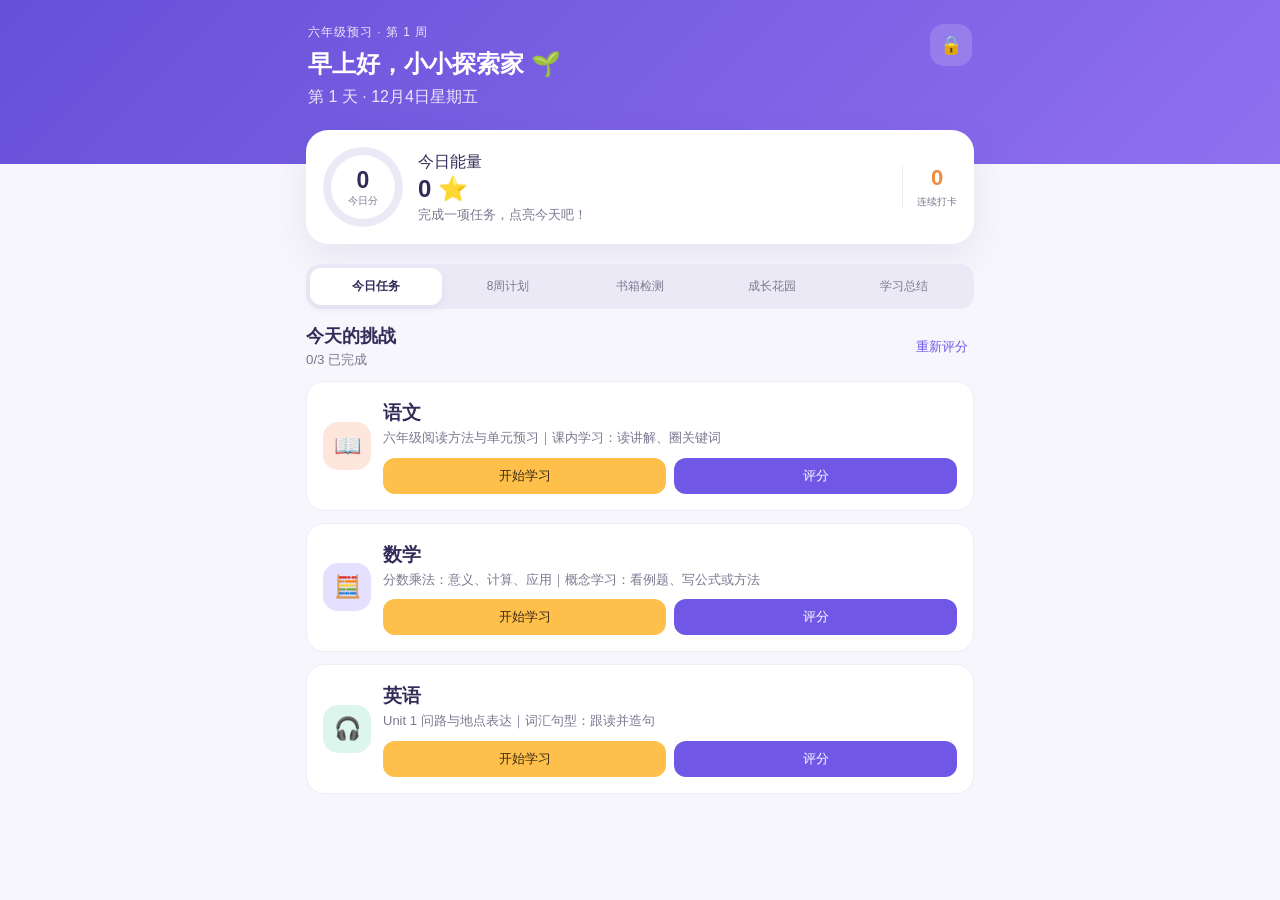
<file: index.html>
<!doctype html><html lang="zh-CN"><head><meta charset="UTF-8"><meta name="viewport" content="width=device-width,initial-scale=1,viewport-fit=cover"><meta name="theme-color" content="#7559e8"><title>星芽暑假学习营</title><link rel="stylesheet" href="style.css?v=5"></head>
<body><header class="hero"><div><p class="eyebrow">六年级预习 · 第 <span id="weekNo">1</span> 周</p><h1>早上好，小小探索家 🌱</h1><p id="dateText"></p></div><button class="icon-btn" id="parentBtn">🔒</button></header><main>
<section class="score-card"><div class="ring" id="scoreRing"><strong id="totalScore">0</strong><span>今日分</span></div><div class="score-copy"><p>今日能量</p><h2><span id="stars">0</span> ⭐</h2><small id="encouragement"></small></div><div class="streak"><b id="streak">0</b><span>连续打卡</span></div></section>
<nav class="tabs"><button class="active" data-page="today">今日任务</button><button data-page="plan">8周计划</button><button data-page="bookcheck">书箱检测</button><button data-page="growth">成长花园</button><button data-page="report">学习总结</button></nav>
<section class="page active" id="today"><div class="section-title"><div><span>今天的挑战</span><small id="doneCount"></small></div><button id="resetToday" class="text-btn">重新评分</button></div><div id="taskList" class="task-list"></div></section>
<section class="page" id="plan"><div class="section-title"><div><span>暑假成长地图</span><small>每周学习6天，第7天复盘休息</small></div></div><div id="planList" class="plan-list"></div></section>
<section class="page" id="bookcheck"><div class="section-title"><div><span>书箱成果检测</span><small id="bookCheckSub">学完一本/一章，就来验收一次</small></div><button id="startBookCheck" class="text-btn">开始检测</button></div><div id="bookCheckPanel"></div><h3>检测记录</h3><div id="bookCheckHistory" class="subject-stats"></div></section>
<section class="page" id="growth"><div class="level-card"><span>当前等级</span><h2 id="levelName"></h2><div class="progress"><i id="levelProgress"></i></div><small id="levelHint"></small></div><h3>我的徽章</h3><div class="badges" id="badges"></div><h3>近7天能量</h3><div class="chart" id="weekChart"></div></section>
<section class="page" id="report"><div class="report-card"><p class="eyebrow">本周学习评分</p><div class="big-grade"><strong id="weekScore">0</strong><span>/ 100</span></div><p id="summaryText"></p></div><div id="subjectStats" class="subject-stats"></div><div class="suggestion"><h3>下周小目标 🎯</h3><p id="nextGoal"></p></div></section></main>
<dialog id="scoreDialog"><form method="dialog"><button class="close" value="cancel">×</button><div class="modal-head"><span id="modalIcon"></span><div><small>完成任务后自评</small><h2 id="modalTitle"></h2></div></div><div id="scoreFields"></div><div class="total-preview">本次得分 <strong id="previewScore">0</strong> / 100</div><button class="primary" id="saveScore">保存评分，获得星星</button></form></dialog>
<dialog id="lessonDialog"><form method="dialog"><button class="close" value="cancel">×</button><div class="modal-head"><span id="lessonIcon"></span><div><small id="lessonMeta"></small><h2 id="lessonTitle"></h2></div></div><div id="lessonBody"></div><button class="primary" id="finishLesson">学完了，去评分</button></form></dialog>
<dialog id="bookDialog"><form method="dialog"><button class="close" value="cancel">×</button><div class="modal-head"><span>📦</span><div><small id="bookQuizMeta"></small><h2>书箱学习成果检测</h2></div></div><div id="bookQuizBody"></div><div class="total-preview">本次检测 <strong id="bookPreviewScore">0</strong> / 100</div><button class="primary" id="saveBookCheck">保存检测结果</button></form></dialog>
<dialog id="pinDialog"><form method="dialog"><button class="close" value="cancel">×</button><h2>进入家长中心</h2><p class="muted">请输入4位密码。首次使用默认密码为 1234。</p><label>家长密码<input id="pinInput" type="password" inputmode="numeric" maxlength="4" placeholder="••••"></label><p class="error" id="pinError"></p><button class="primary" id="unlockParent">确认进入</button></form></dialog>
<dialog id="parentDialog"><form method="dialog"><button class="close" value="cancel">×</button><h2>家长中心</h2><p class="muted">设置计划、修改密码或备份学习记录。</p><label>孩子称呼<input id="childName" type="text" maxlength="12"></label><label>暑假开始日期<input id="startDate" type="date"></label><label>新家长密码<input id="newPin" type="password" inputmode="numeric" maxlength="4" placeholder="不修改请留空"></label><div id="taskEditors"></div><button class="primary" id="saveSettings">保存设置</button><div class="export-row"><button id="exportCsv" type="button">导出评分表</button><button id="exportJson" type="button">备份数据</button></div><button class="danger" id="clearData" type="button">清空全部学习记录</button></form></dialog>
<script src="plan.js?v=5"></script><script src="lessons.js?v=5"></script><script src="app.js?v=5"></script></body></html>
</file>
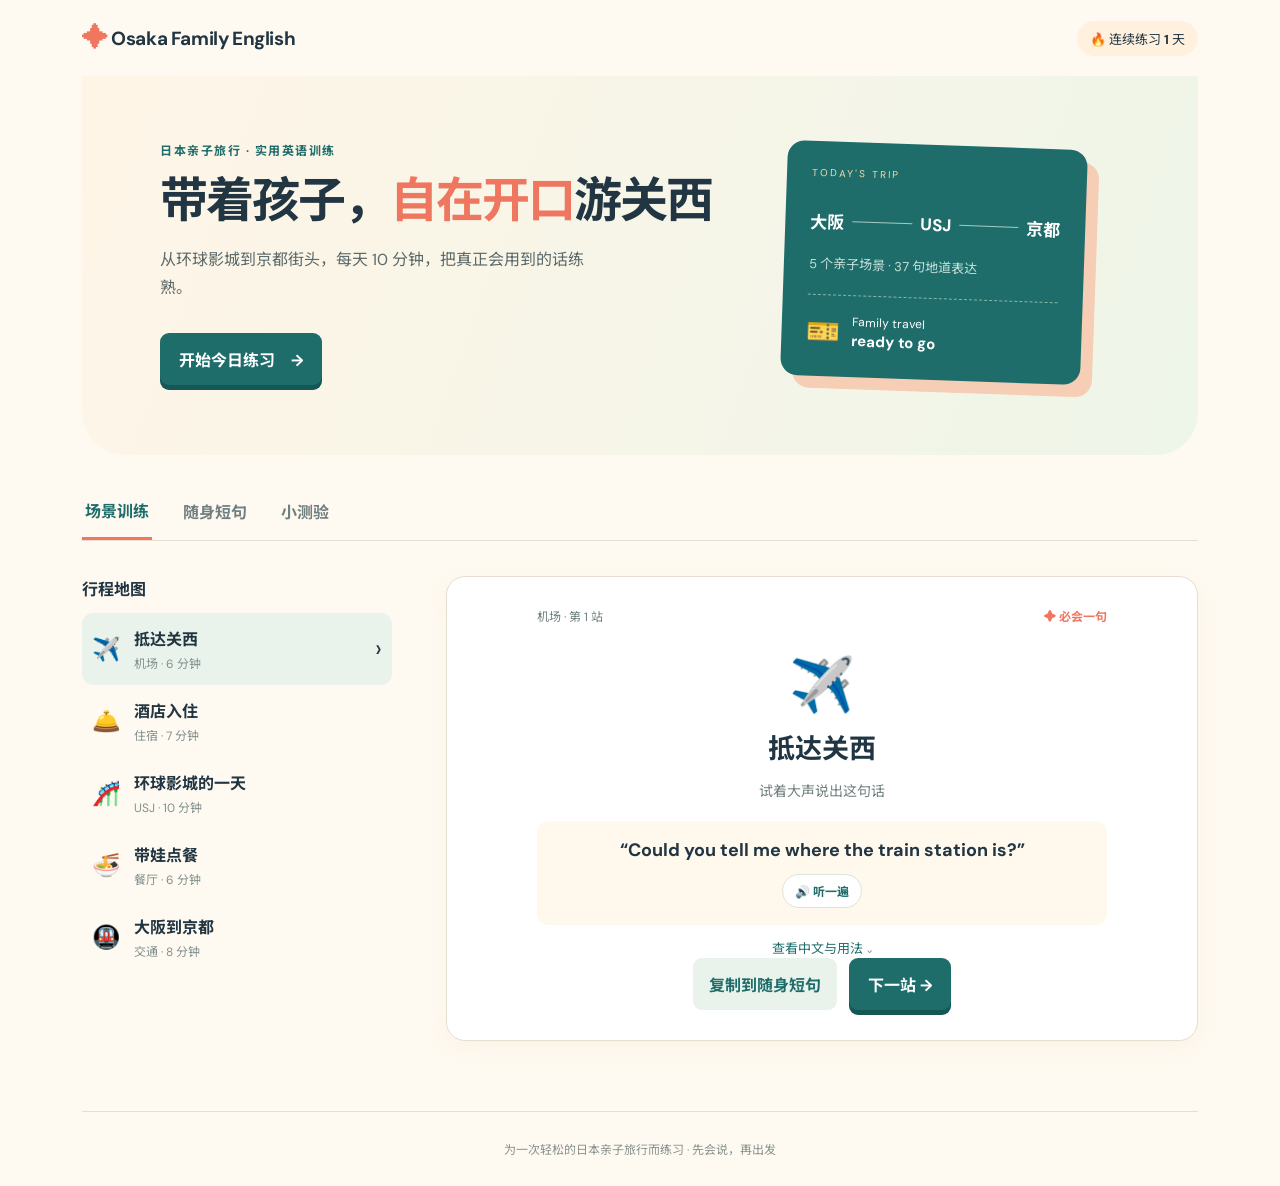
<file: osaka-family-english.html>
<!doctype html><html lang="zh-CN"><head><meta charset="UTF-8"/><meta name="viewport" content="width=device-width, initial-scale=1, viewport-fit=cover"/><meta name="theme-color" content="#fffaf1"/><title>Osaka Family English</title><script type="module" crossorigin src="./osaka-family-english.js"></script><link rel="stylesheet" crossorigin href="./osaka-family-english.css"></head><body><div id="root"></div></body></html>
</file>
<file: style.css>
:root{--purple:#7057e6;--deep:#332b58;--bg:#f7f6fc;--card:#fff;--muted:#7b7890;--green:#57b894;--yellow:#ffbf4b;--red:#ef6f79}*{box-sizing:border-box}body{margin:0;background:var(--bg);color:var(--deep);font-family:-apple-system,BlinkMacSystemFont,"Segoe UI","PingFang SC",sans-serif}.hero{padding:calc(24px + env(safe-area-inset-top)) 22px 56px;background:linear-gradient(135deg,#6650d8,#8f70ef);color:white;display:flex;justify-content:space-between;align-items:flex-start}.hero h1{font-size:24px;margin:7px 0}.hero p{margin:0;opacity:.86}.eyebrow{font-size:12px;letter-spacing:1px;text-transform:uppercase}.icon-btn{border:0;background:#ffffff26;color:white;width:42px;height:42px;border-radius:14px;font-size:18px}main{max-width:700px;margin:-34px auto 0;padding:0 16px 40px}.score-card{background:var(--card);border-radius:22px;padding:17px;display:flex;align-items:center;gap:15px;box-shadow:0 12px 36px #4c3d8c1a}.ring{width:80px;height:80px;border-radius:50%;background:conic-gradient(var(--purple) 0deg,#ece9f7 0);display:grid;place-content:center;text-align:center;position:relative}.ring:after{content:"";background:white;position:absolute;inset:8px;border-radius:50%}.ring strong,.ring span{z-index:1}.ring strong{font-size:23px}.ring span{font-size:10px;color:var(--muted)}.score-copy{flex:1}.score-copy p,.score-copy h2{margin:2px 0}.score-copy small{color:var(--muted)}.streak{text-align:center;border-left:1px solid #eee;padding-left:14px}.streak b{display:block;font-size:22px;color:#f08a3e}.streak span{font-size:10px;color:var(--muted)}.tabs{display:flex;margin:20px 0 15px;background:#ece9f7;padding:4px;border-radius:14px}.tabs button{flex:1;border:0;background:transparent;padding:10px 4px;border-radius:11px;color:var(--muted)}.tabs button.active{background:white;color:var(--deep);font-weight:700;box-shadow:0 3px 10px #564b8014}.page{display:none}.page.active{display:block}.section-title{display:flex;justify-content:space-between;align-items:center;margin-bottom:12px}.section-title span{font-size:18px;font-weight:700}.section-title small{display:block;color:var(--muted);margin-top:3px}.text-btn{border:0;background:transparent;color:var(--purple)}.task-list{display:grid;gap:12px}.task{background:white;border-radius:18px;padding:16px;display:grid;grid-template-columns:48px 1fr auto;gap:12px;align-items:center;border:1px solid #efedf6}.task.done{border-color:#b9e4d4;background:#fbfffd}.task-icon{width:48px;height:48px;border-radius:15px;display:grid;place-content:center;font-size:22px}.task h3,.task p{margin:2px 0}.task p{font-size:13px;color:var(--muted);line-height:1.5}.task button{border:0;background:var(--purple);color:white;border-radius:12px;padding:9px 12px}.task.done button{background:var(--green)}.task .score{font-weight:800;color:var(--green)}.level-card,.report-card,.suggestion{padding:20px;background:white;border-radius:20px;margin-bottom:15px}.level-card h2{margin:4px 0 13px}.progress{height:10px;background:#eeeaf9;border-radius:99px;overflow:hidden}.progress i{display:block;height:100%;background:linear-gradient(90deg,#59c69e,#8c70eb);width:0}.badges{display:grid;grid-template-columns:repeat(3,1fr);gap:10px;margin:10px 0 22px}.badge{background:white;border-radius:16px;padding:14px 5px;text-align:center;filter:grayscale(1);opacity:.46}.badge.earned{filter:none;opacity:1}.badge span{display:block;font-size:28px}.badge small{font-size:11px}.chart{height:150px;background:white;border-radius:18px;padding:16px;display:flex;align-items:flex-end;justify-content:space-around}.bar{width:9%;text-align:center;font-size:10px;color:var(--muted)}.bar i{display:block;background:linear-gradient(#8870ec,#62c5a3);border-radius:7px 7px 3px 3px;min-height:3px;margin-bottom:5px}.big-grade strong{font-size:48px;color:var(--purple)}.big-grade span{color:var(--muted)}.report-card>p:last-child{line-height:1.7;color:#646078}.subject-stats{display:grid;gap:10px}.stat{background:white;padding:15px;border-radius:16px;display:flex;justify-content:space-between}.suggestion{margin-top:15px;background:#fff9e9}.suggestion h3{margin-top:0}dialog{border:0;border-radius:24px;padding:0;width:min(92%,500px);max-height:88vh;color:var(--deep)}dialog::backdrop{background:#29223e99;backdrop-filter:blur(3px)}dialog form{padding:23px;overflow:auto;max-height:88vh}.close{float:right;border:0;background:#eeeaf6;width:32px;height:32px;border-radius:50%;font-size:22px}.modal-head{display:flex;gap:12px;align-items:center;margin-bottom:18px}.modal-head>span{font-size:32px}.modal-head h2,.modal-head small{margin:0}.score-row{margin:15px 0}.score-row label{display:flex;justify-content:space-between}.score-row input{width:100%;accent-color:var(--purple)}.total-preview{background:#f2effc;padding:14px;border-radius:13px;margin:18px 0;text-align:center}.primary{width:100%;padding:14px;border:0;border-radius:13px;background:var(--purple);color:white;font-size:16px;font-weight:700}dialog label{display:block;margin:14px 0;font-size:13px}dialog input[type=text],dialog input[type=date],dialog input:not([type]){display:block;width:100%;padding:12px;border:1px solid #ddd8ed;border-radius:10px;margin-top:5px;font-size:15px}.muted{color:var(--muted);font-size:13px}.editor{border-top:1px solid #eee;padding-top:8px}.danger{border:0;background:transparent;color:var(--red);width:100%;padding:15px;margin-top:7px}@media(min-width:600px){.hero{padding-left:calc((100% - 700px)/2 + 18px);padding-right:calc((100% - 700px)/2 + 18px)}}
</file>
<file: osaka-family-english.css>
@import "https://fonts.googleapis.com/css2?family=DM+Sans:wght@400;500;700&family=Noto+Sans+SC:wght@400;500;700;900&display=swap";:root{--ink:#213642;--teal:#1e6d6b;--coral:#ef765f;--cream:#fffaf1;--line:#e6ded0}*{box-sizing:border-box}body{background:var(--cream);color:var(--ink);margin:0;font-family:DM Sans,Noto Sans SC,sans-serif}main{max-width:1180px;margin:auto;padding:0 32px}header{justify-content:space-between;align-items:center;height:76px;display:flex}.brand{letter-spacing:-.4px;font-size:19px;font-weight:700}.brand span{color:var(--coral);vertical-align:-2px;font-size:26px}.streak{background:#fff1de;border-radius:20px;padding:8px 13px;font-size:13px}.hero{background:linear-gradient(110deg,#fff5e7,#eef5e9);border-radius:0 0 42px 42px;align-items:center;gap:72px;padding:65px 7% 70px;display:flex}.eyebrow{letter-spacing:1.5px;color:var(--teal);margin:0 0 14px;font-size:12px;font-weight:700}h1{letter-spacing:-2px;margin:0 0 16px;font-size:48px;line-height:1.18}h1 em{color:var(--coral);font-style:normal}.sub{color:#5b696a;max-width:440px;line-height:1.75}.primary,.secondary,.reveal,.sound,nav button,.lesson,.question button{font:inherit;cursor:pointer;border:0}.primary{background:var(--teal);color:#fff;border-radius:9px;margin-top:15px;padding:14px 19px;font-weight:700;box-shadow:0 5px #155755}.primary span{margin-left:12px}.hero-card{background:var(--teal);color:#fff;border-radius:17px;min-width:300px;padding:25px;transform:rotate(2deg);box-shadow:12px 12px #f6cdb5}.stamp{letter-spacing:2px;color:#f9d9ae;font-size:10px}.mini-route{align-items:center;gap:8px;margin:29px 0 20px;font-size:17px;display:flex}.mini-route i{background:#a5cbc1;flex:1;height:1px}.hero-card>p{color:#c5e1d9;font-size:13px}.passport{border-top:1px dashed #85b5ab;gap:11px;margin-top:22px;padding-top:18px;font-size:27px;display:flex}.passport span{font-size:12px;line-height:1.4}.passport b{font-size:15px}nav{border-bottom:1px solid var(--line);gap:28px;margin-top:43px;display:flex}nav button{color:#708080;background:0 0;padding:0 3px 15px;font-weight:700}nav .chosen{color:var(--teal);border-bottom:3px solid var(--coral)}.training{grid-template-columns:310px 1fr;gap:54px;padding:35px 0 70px;display:grid}aside>p{margin:0 0 13px;font-weight:700}.lesson{text-align:left;width:100%;color:var(--ink);background:0 0;border-radius:11px;align-items:center;gap:13px;padding:13px 10px;display:flex}.lesson span{font-size:23px}.lesson div{flex-direction:column;gap:4px;display:flex}.lesson small{color:#81908f;font-size:12px}.lesson i{margin-left:auto;font-size:25px;font-style:normal}.lesson.on{background:#e9f3ec}.practice-card{border:1px solid var(--line);text-align:center;background:#fff;border-radius:19px;min-height:445px;padding:30px 12%;box-shadow:0 7px 22px #bfae8d18}.topline{color:#708080;justify-content:space-between;font-size:12px;display:flex}.topline span:last-child{color:var(--coral);font-weight:700}.big-icon{margin-top:25px;font-size:53px}.practice-card h2{margin:8px 0;font-size:27px}.prompt{color:#71807f;font-size:14px}.phrase{background:#fff8ed;border-radius:12px;margin:21px 0 12px;padding:17px}.phrase p{margin:0 0 12px;font-size:18px;font-weight:700}.sound{color:var(--teal);background:#fff;border:1px solid #dce4dd;border-radius:20px;padding:7px 12px;font-size:12px;font-weight:700}.reveal{color:var(--teal);background:0 0;font-size:13px}.hint{text-align:left;background:#edf6f0;border-radius:10px;margin:13px 0;padding:13px;font-size:13px}.hint p{color:#526564;margin:8px 0 0}.action-row{justify-content:center;gap:12px;display:flex}.secondary{color:var(--teal);background:#e9f3ec;border-radius:9px;padding:13px 16px;font-weight:700}.action-row .primary{margin:0}.phrasebook,.quiz{padding:48px 7% 70px}.phrasebook h2,.quiz h2{margin-top:0;font-size:31px}.phrase-grid{grid-template-columns:1fr 1fr;gap:14px;display:grid}.pocket{border:1px solid var(--line);background:#fff;border-radius:13px;align-items:flex-start;gap:13px;padding:17px;display:flex}.pocket>span{font-size:27px}.pocket div{flex:1}.pocket small{color:var(--coral);font-weight:700;display:block}.pocket b{margin-top:4px;font-size:14px;display:block}.pocket p{color:#708080;margin:7px 0 0;font-size:12px}.question{border:1px solid var(--line);background:#fff;border-radius:13px;margin:16px 0;padding:20px}.question>b{margin-bottom:14px;display:block}.question button{text-align:left;background:#faf8f4;border-radius:8px;width:100%;margin:7px 0;padding:11px;font-size:14px;display:block}.question button span{color:var(--teal);padding-right:10px;font-weight:700}.question .right{color:#176142;background:#dff2e7}.question .wrong{color:#a94132;background:#ffe6df}.finish{margin-top:4px}.result{background:#e7f3ec;border-radius:12px;margin-top:25px;padding:18px}.result b{color:var(--teal);font-size:20px}footer{text-align:center;color:#87918e;border-top:1px solid var(--line);padding:28px;font-size:12px}@media (width<=720px){body{padding-bottom:calc(72px + env(safe-area-inset-bottom))}main{max-width:none;padding:0}header{background:var(--cream);z-index:10;border-bottom:1px solid #eee5d8;height:62px;padding:0 18px;position:sticky;top:0}.brand{font-size:15px}.brand span{font-size:20px}.streak{padding:7px 9px;font-size:11px}.hero{border-radius:0 0 28px 28px;padding:36px 21px 27px;display:block}.eyebrow{letter-spacing:1px;margin-bottom:10px;font-size:10px}h1{letter-spacing:-1.5px;font-size:34px;line-height:1.2}.sub{margin:13px 0;font-size:14px;line-height:1.65}.hero>.primary{width:100%;min-height:49px;margin-top:10px}.hero-card{min-width:0;margin-top:27px;padding:19px 20px;transform:none;box-shadow:7px 8px #f6cdb5}.mini-route{margin:20px 0 14px;font-size:15px}.passport{margin-top:16px;padding-top:13px}.hero-card>p{margin-bottom:0}nav{z-index:20;padding:8px 14px calc(8px + env(safe-area-inset-bottom));border-top:1px solid var(--line);background:#fffdf8;justify-content:space-around;gap:0;margin:0;position:fixed;bottom:0;left:0;right:0;box-shadow:0 -4px 18px #38483812}nav button{white-space:nowrap;flex:1;padding:10px 7px 7px;font-size:12px}nav .chosen{border-bottom:3px solid var(--coral)}.training{padding:20px 16px 25px;display:block}.training aside{gap:8px;margin:0 -16px 20px;padding:0 16px 4px;display:flex;overflow-x:auto}.training aside>p{display:none}.lesson{border:1px solid var(--line);background:#fff;flex-direction:column;justify-content:center;gap:3px;width:auto;min-width:76px;padding:9px 6px}.lesson span{font-size:22px}.lesson div{text-align:center;display:block}.lesson b{white-space:nowrap;font-size:11px;display:block}.lesson small,.lesson i{display:none}.lesson.on{background:#e9f3ec;border-color:#9ccdc0}.practice-card{border-radius:17px;min-height:0;padding:23px 16px}.topline{font-size:11px}.big-icon{margin-top:20px;font-size:47px}.practice-card h2{font-size:25px}.phrase{margin:18px 0 13px;padding:18px 12px}.phrase p{font-size:17px;line-height:1.5}.action-row{grid-template-columns:1fr 1fr;gap:9px;margin-top:17px;display:grid}.action-row button{padding:12px 8px;font-size:12px}.phrasebook,.quiz{padding:26px 16px}.phrasebook h2,.quiz h2{font-size:26px;line-height:1.3}.phrase-grid{grid-template-columns:1fr;gap:10px}.pocket{align-items:center;padding:14px}.pocket b{font-size:13px;line-height:1.45}.question{margin:12px 0;padding:17px 14px}.question>b{font-size:14px;line-height:1.55}.question button{min-height:43px;padding:10px;font-size:13px}.finish{width:100%;min-height:48px}.result{padding:15px;font-size:14px}.hint{font-size:13px}.hint p{line-height:1.55}footer{padding:20px 18px;font-size:11px}}
</file>
